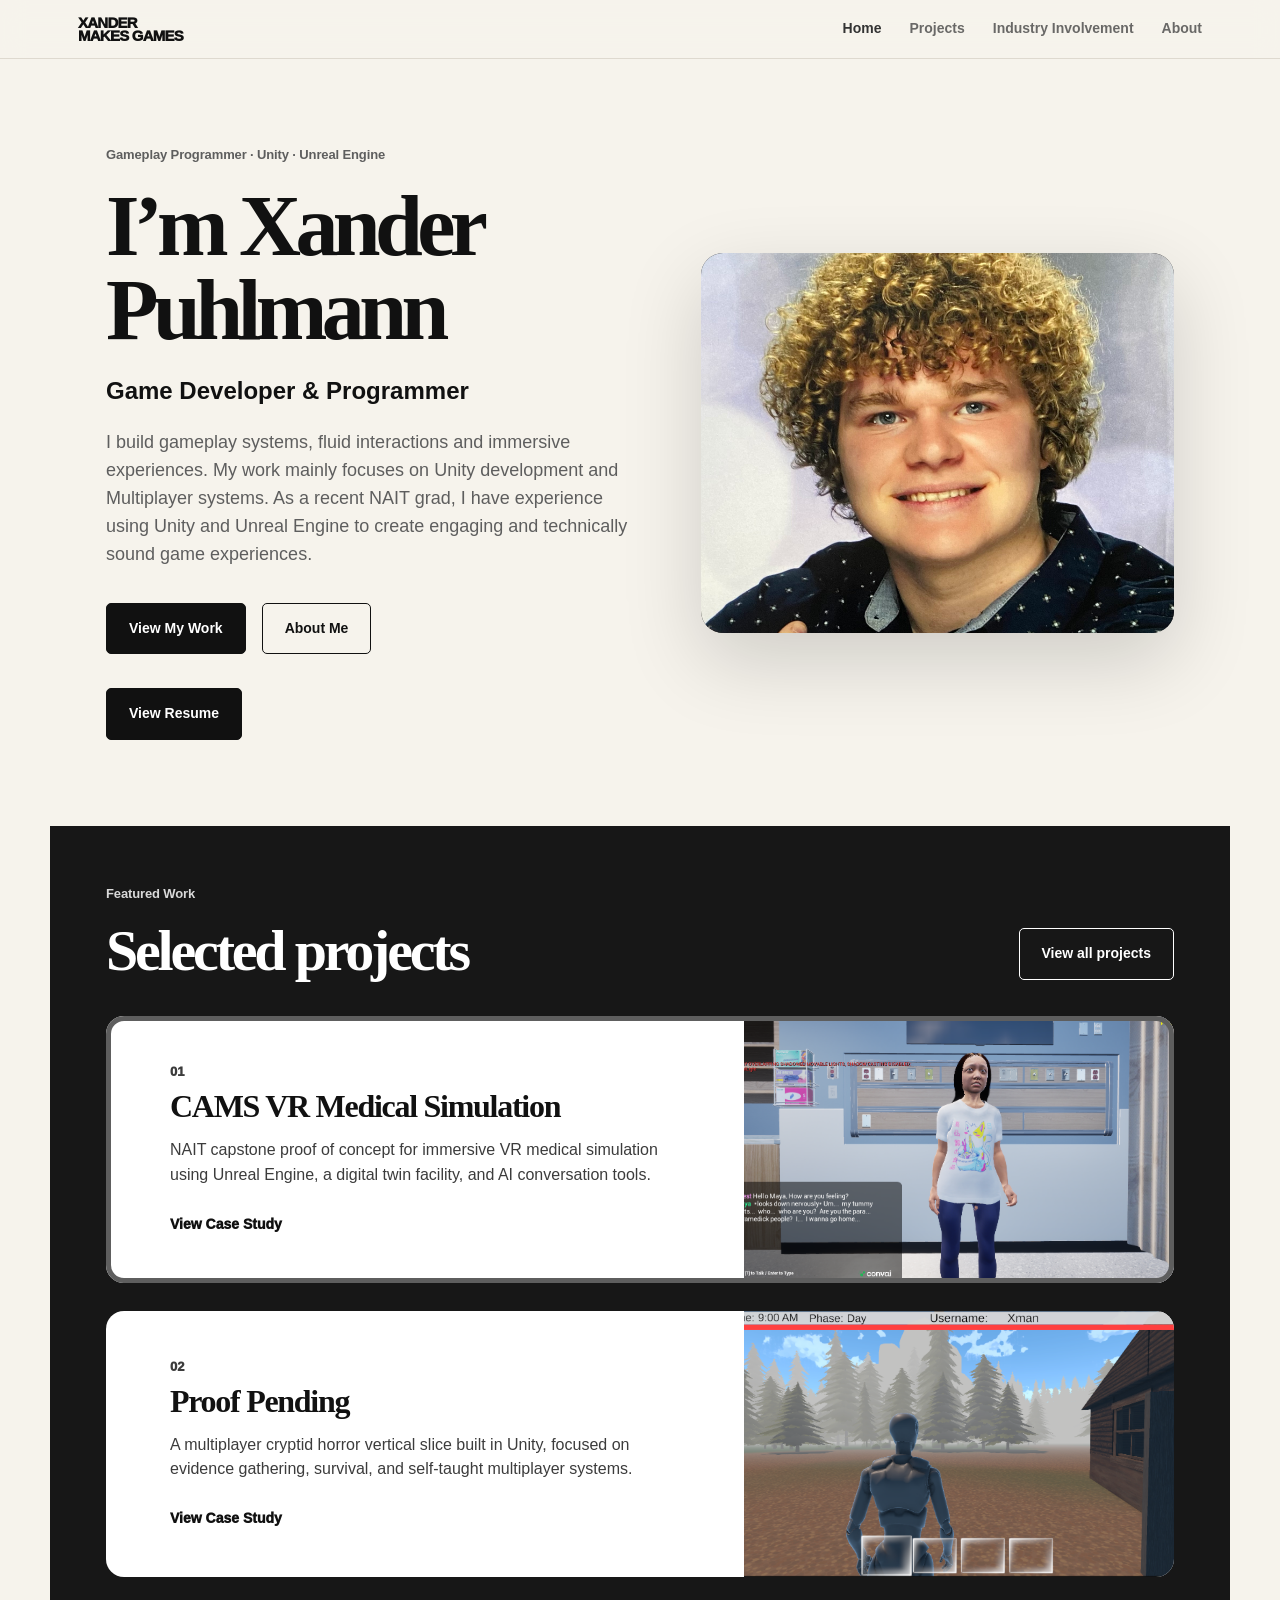
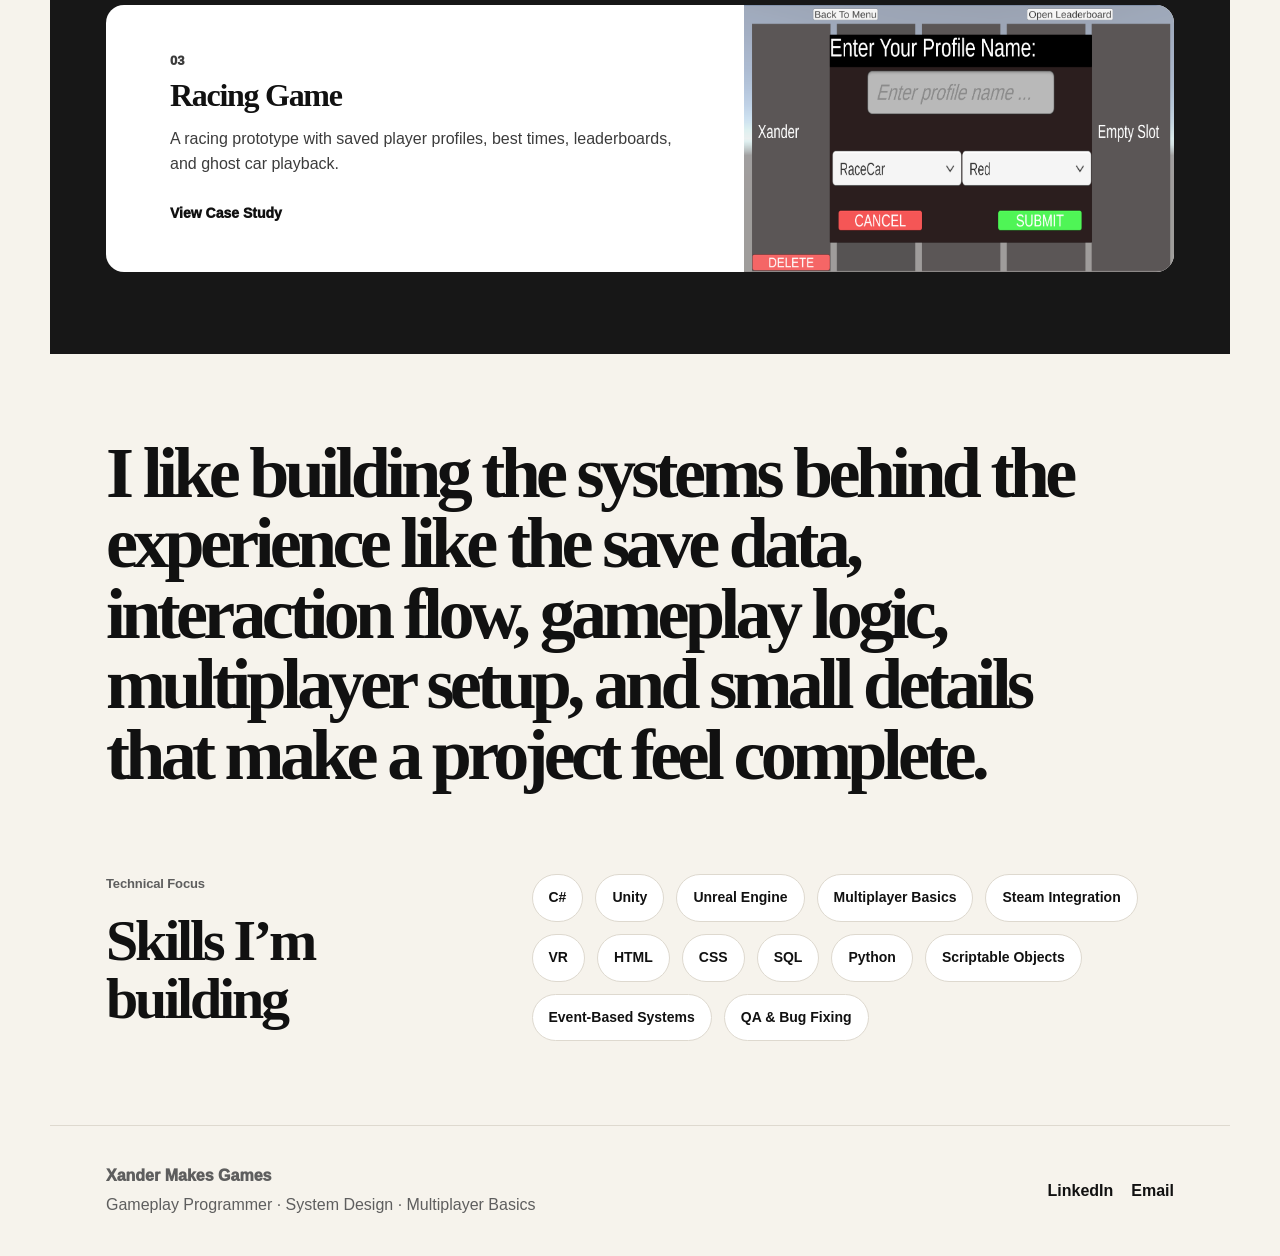
<file: index.html>
<!DOCTYPE html><html lang="en"><head><meta charset="UTF-8"/><meta name="viewport" content="width=device-width, initial-scale=1.0"/><title>Xander Puhlmann | Game Developer Portfolio</title><meta name="description" content="Professional game programming portfolio for Xander Puhlmann."/><link rel="icon" href="images/favicon.svg" type="image/svg+xml"/><link rel="stylesheet" href="styles.css"/></head><body><header class="site-header"><nav class="nav"><a class="brand" href="index.html" class="active"><span>XANDER</span><span>MAKES GAMES</span></a><button class="nav-toggle" aria-label="Toggle navigation">☰</button><div class="nav-links"><a href="index.html" class="active">Home</a><a href="projects.html">Projects</a><a href="industry-involvement.html">Industry Involvement</a><a href="about.html">About</a></div></nav></header><main>
<section class="hero">
  <div class="hero-copy">
    <p class="eyebrow">Gameplay Programmer · Unity · Unreal Engine</p>
    <h1>I’m Xander Puhlmann</h1>
    <h2>Game Developer & Programmer</h2>
    <p>I build gameplay systems, fluid interactions and immersive experiences. My work mainly focuses on Unity development and Multiplayer systems. As a recent NAIT grad, I have experience using Unity and Unreal Engine to create engaging and technically sound game experiences.</p>
    <div class="button-row"><a class="button primary" href="projects.html">View My Work</a><a class="button secondary" href="about.html">About Me</a></div>

<div class="button-row">
    <a href="Xander_Puhlmann_Game_Programming_Resume_2026.pdf"
       class="button primary"
       target="_blank"
       rel="noopener noreferrer">
       View Resume
    </a>
</div>


  </div>
  <div class="hero-image"><img src="images/XanderProfilePicture.jpg" alt="Portrait placeholder" width="293" height="365"/></div>
</section>

<section class="feature-section dark-section">
  <div class="section-heading"><div><p class="eyebrow light">Featured Work</p><h2>Selected projects</h2></div><a class="button light-outline" href="projects.html">View all projects</a></div>
  <div class="featured-list">
    <article class="featured-card featured-border"><div class="featured-copy"><p class="project-index">01</p><h3>CAMS VR Medical Simulation</h3><p>NAIT capstone proof of concept for immersive VR medical simulation using Unreal Engine, a digital twin facility, and AI conversation tools.</p><a href="projects/cams-vr.html">View Case Study</a></div><img src="images/portfolio-image-1.png" alt="CAMS preview"/></article>
    <article class="featured-card"><div class="featured-copy"><p class="project-index">02</p><h3>Proof Pending</h3><p>A multiplayer cryptid horror vertical slice built in Unity, focused on evidence gathering, survival, and self-taught multiplayer systems.</p><a href="projects/proof-pending.html">View Case Study</a></div><img src="images/portfolio-image-3.png" alt="Proof Pending preview"/></article>
    <article class="featured-card"><div class="featured-copy"><p class="project-index">03</p><h3>Racing Game</h3><p>A racing prototype with saved player profiles, best times, leaderboards, and ghost car playback.</p><a href="projects/racing-game.html">View Case Study</a></div><img src="images/portfolio-image-6.png" alt="Racing preview"/></article>
  </div>
</section>

<section class="statement-section"><p>I like building the systems behind the experience like the save data, interaction flow, gameplay logic, multiplayer setup, and small details that make a project feel complete.</p></section>

<section class="skills-preview"><div><p class="eyebrow">Technical Focus</p><h2>Skills I’m building</h2></div><div class="skill-pills"><span>C#</span><span>Unity</span><span>Unreal Engine</span><span>Multiplayer Basics</span><span>Steam Integration</span><span>VR</span><span>HTML</span><span>CSS</span><span>SQL</span><span>Python</span><span>Scriptable Objects</span><span>Event-Based Systems</span><span>QA & Bug Fixing</span></div></section>

</main><footer class="site-footer"><div><p class="footer-title">Xander Makes Games</p><p>Gameplay Programmer · System Design · Multiplayer Basics</p></div><div class="footer-links">
<a href="https://www.linkedin.com/in/xander-puhlmann-b79342382/" target="_blank" rel="noopener noreferrer">LinkedIn</a>
<a href="mailto:xpuhl24@gmail.com">Email</a></div></footer><script src="script.js"></script></body></html>
</file>
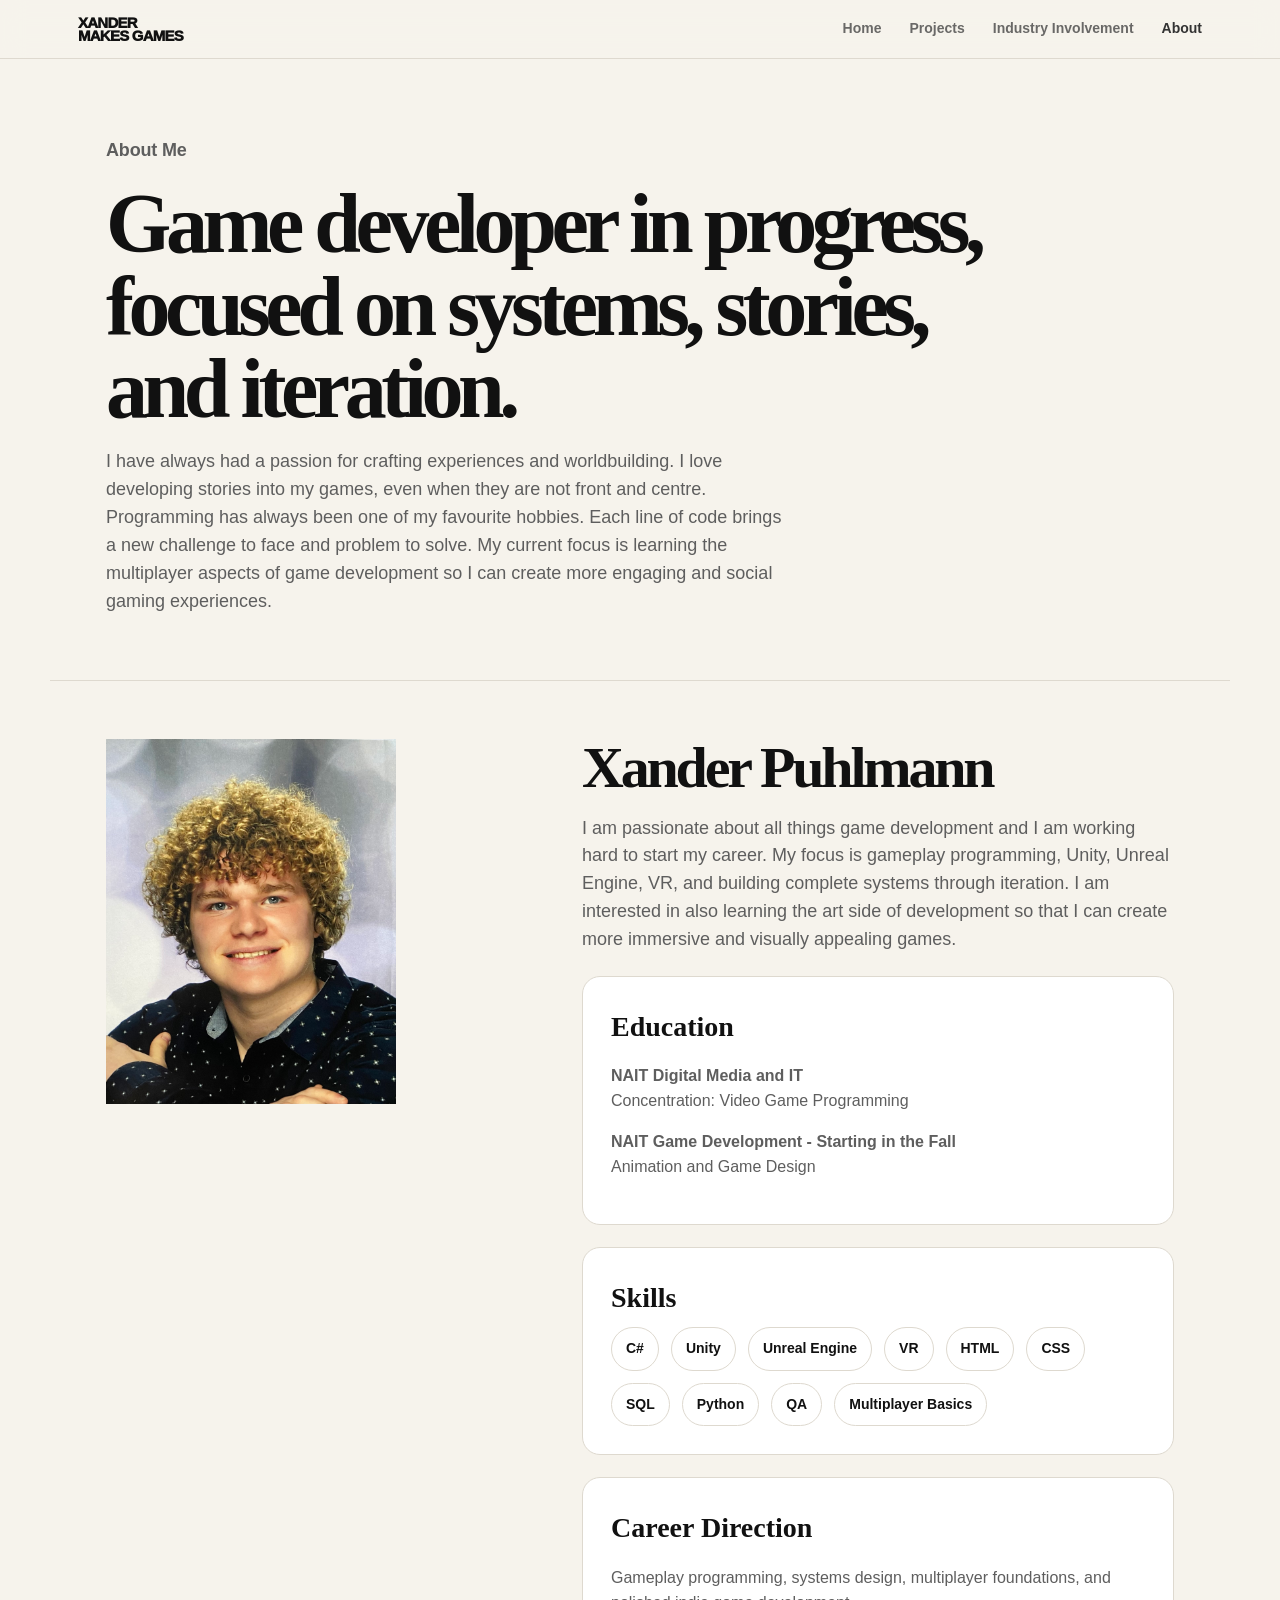
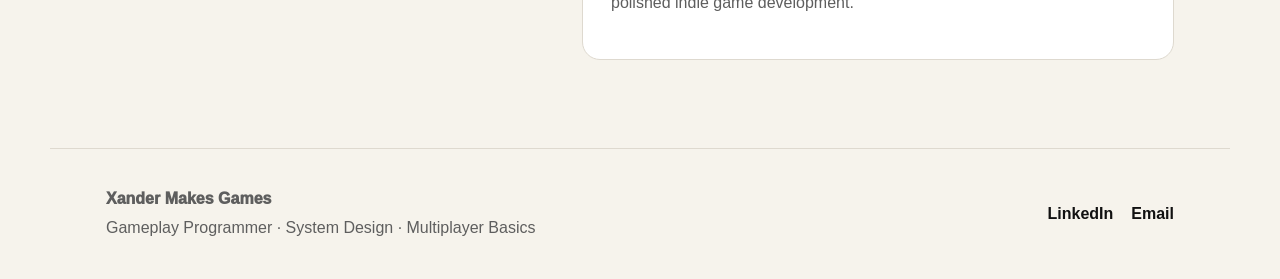
<file: about.html>
<!DOCTYPE html><html lang="en"><head><meta charset="UTF-8"/><meta name="viewport" content="width=device-width, initial-scale=1.0"/><title>About | Xander Puhlmann</title><meta name="description" content="About Xander Puhlmann, game developer and programmer."/><link rel="icon" href="images/favicon.svg" type="image/svg+xml"/><link rel="stylesheet" href="styles.css"/></head><body><header class="site-header"><nav class="nav"><a class="brand" href="index.html"><span>XANDER</span><span>MAKES GAMES</span></a><button class="nav-toggle" aria-label="Toggle navigation">☰</button><div class="nav-links">
      <a href="index.html">Home</a>
      <a href="projects.html" >Projects</a>
      <a href="industry-involvement.html">Industry Involvement</a>
      <a href="about.html" class="active">About</a>
    </div></nav></header><main>
<section class="page-hero"><p class="eyebrow">About Me</p><h1>Game developer in progress, focused on systems, stories, and iteration.</h1><p>I have always had a passion for crafting experiences and worldbuilding. I love developing stories into my games, even when they are not front and centre. Programming has always been one of my favourite hobbies. Each line of code brings a new challenge to face and problem to solve. My current focus is learning the multiplayer aspects of game development so I can create more engaging and social gaming experiences.</p></section>
<section class="about-layout">
  <div ><img src="images/XanderProfilePicture.jpg" alt="Portrait placeholder" width="290" height="365"/></div>
  <div class="about-content">
    <h2>Xander Puhlmann</h2><p>I am passionate about all things game development and I am working hard to start my career. My focus is gameplay programming, Unity, Unreal Engine, VR, and building complete systems through iteration. I am interested in also learning the art side of development so that I can create more immersive and visually appealing games.</p>
    <div class="info-card"><h3>Education</h3><p><strong>NAIT Digital Media and IT</strong><br>Concentration: Video Game Programming</p>
    <p><strong>NAIT Game Development - Starting in the Fall</strong><br>Animation and Game Design</p>
  </div>
    <div class="info-card"><h3>Skills</h3><div class="skill-pills compact"><span>C#</span><span>Unity</span><span>Unreal Engine</span><span>VR</span><span>HTML</span><span>CSS</span><span>SQL</span><span>Python</span><span>QA</span><span>Multiplayer Basics</span></div></div>
    <div class="info-card"><h3>Career Direction</h3><p>Gameplay programming, systems design, multiplayer foundations, and polished indie game development.</p></div>
  </div>
</section>
</main><footer class="site-footer"><div><p class="footer-title">Xander Makes Games</p><p>Gameplay Programmer · System Design · Multiplayer Basics</p></div><div class="footer-links">
<a href="https://www.linkedin.com/in/xander-puhlmann-b79342382/" target="_blank" rel="noopener noreferrer">LinkedIn</a>
<a href="mailto:xpuhl24@gmail.com">Email</a></div></footer><script src="script.js"></script></body></html>
</file>
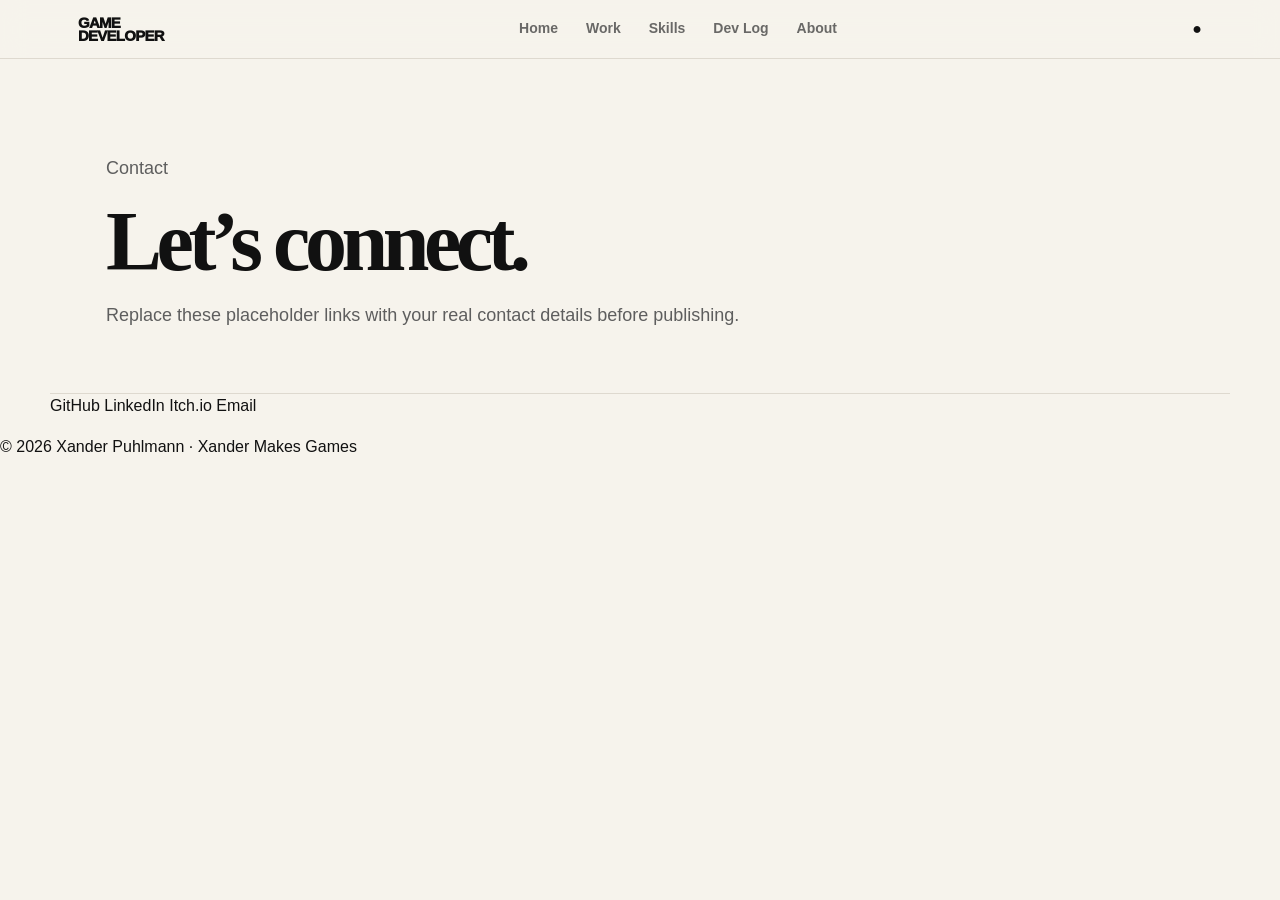
<file: contact.html>
<!DOCTYPE html>
<html lang="en">
<head>
  <meta charset="UTF-8" />
  <meta name="viewport" content="width=device-width, initial-scale=1.0" />
  <title>Contact | Xander Puhlmann</title>
  <meta name="description" content="Contact Xander Puhlmann." />
  <link rel="icon" href="images/favicon.svg" type="image/svg+xml" />
  <link rel="stylesheet" href="styles.css" />
</head>
<body>
<header class="site-header">
  <nav class="nav">
    <a class="brand" href="index.html">
      <span>GAME</span>
      <span>DEVELOPER</span>
    </a>
    <button class="nav-toggle" aria-label="Toggle navigation">☰</button>
    <div class="nav-links">
      <a href="index.html">Home</a>
      <a href="projects.html">Work</a>
      <a href="skills.html">Skills</a>
      <a href="devlog.html">Dev Log</a>
      <a href="about.html">About</a>
    </div>
    <a class="nav-icon" href="contact.html" class="active" aria-label="Contact">●</a>
  </nav>
</header>
<main>

<section class="page-hero">
  <p class="kicker">Contact</p>
  <h1>Let’s connect.</h1>
  <p>Replace these placeholder links with your real contact details before publishing.</p>
</section>

<section class="contact-panel">
  <a href="#">GitHub</a>
  <a href="#">LinkedIn</a>
  <a href="#">Itch.io</a>
  <a href="mailto:your-email@example.com">Email</a>
</section>

</main>
<footer class="footer">
  <p>© <span id="year"></span> Xander Puhlmann · Xander Makes Games</p>
</footer>
<script src="script.js"></script>
</body>
</html>
</file>
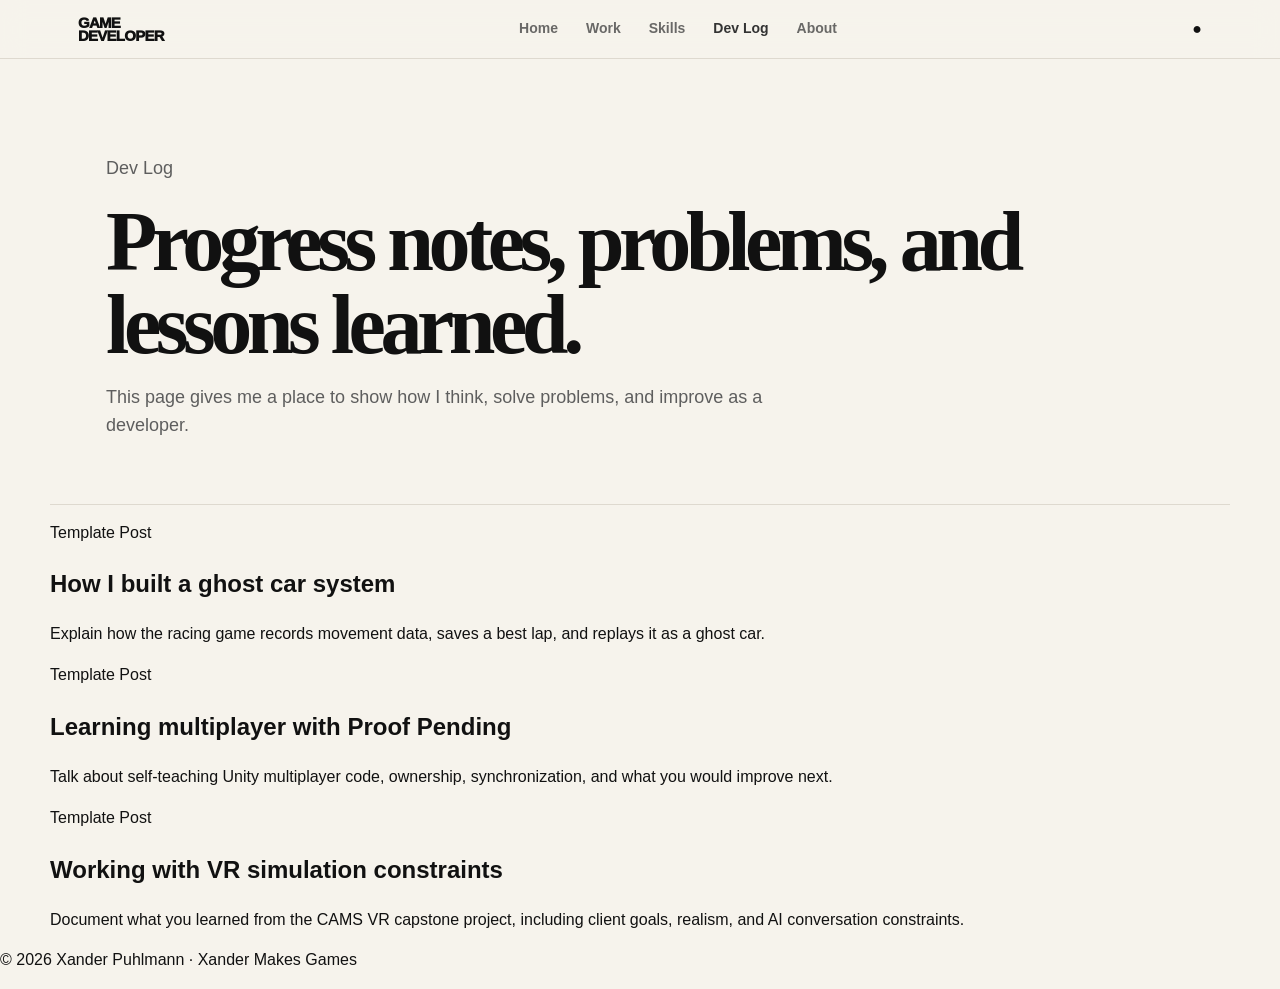
<file: devlog.html>
<!DOCTYPE html>
<html lang="en">
<head>
  <meta charset="UTF-8" />
  <meta name="viewport" content="width=device-width, initial-scale=1.0" />
  <title>Dev Log | Xander Puhlmann</title>
  <meta name="description" content="Development log by Xander Puhlmann." />
  <link rel="icon" href="images/favicon.svg" type="image/svg+xml" />
  <link rel="stylesheet" href="styles.css" />
</head>
<body>
<header class="site-header">
  <nav class="nav">
    <a class="brand" href="index.html">
      <span>GAME</span>
      <span>DEVELOPER</span>
    </a>
    <button class="nav-toggle" aria-label="Toggle navigation">☰</button>
    <div class="nav-links">
      <a href="index.html">Home</a>
      <a href="projects.html">Work</a>
      <a href="skills.html">Skills</a>
      <a href="devlog.html" class="active">Dev Log</a>
      <a href="about.html">About</a>
    </div>
    <a class="nav-icon" href="contact.html" aria-label="Contact">●</a>
  </nav>
</header>
<main>

<section class="page-hero">
  <p class="kicker">Dev Log</p>
  <h1>Progress notes, problems, and lessons learned.</h1>
  <p>This page gives me a place to show how I think, solve problems, and improve as a developer.</p>
</section>

<section class="devlog-list">
  <article>
    <p class="date">Template Post</p>
    <h2>How I built a ghost car system</h2>
    <p>Explain how the racing game records movement data, saves a best lap, and replays it as a ghost car.</p>
  </article>

  <article>
    <p class="date">Template Post</p>
    <h2>Learning multiplayer with Proof Pending</h2>
    <p>Talk about self-teaching Unity multiplayer code, ownership, synchronization, and what you would improve next.</p>
  </article>

  <article>
    <p class="date">Template Post</p>
    <h2>Working with VR simulation constraints</h2>
    <p>Document what you learned from the CAMS VR capstone project, including client goals, realism, and AI conversation constraints.</p>
  </article>
</section>

</main>
<footer class="footer">
  <p>© <span id="year"></span> Xander Puhlmann · Xander Makes Games</p>
</footer>
<script src="script.js"></script>
</body>
</html>
</file>
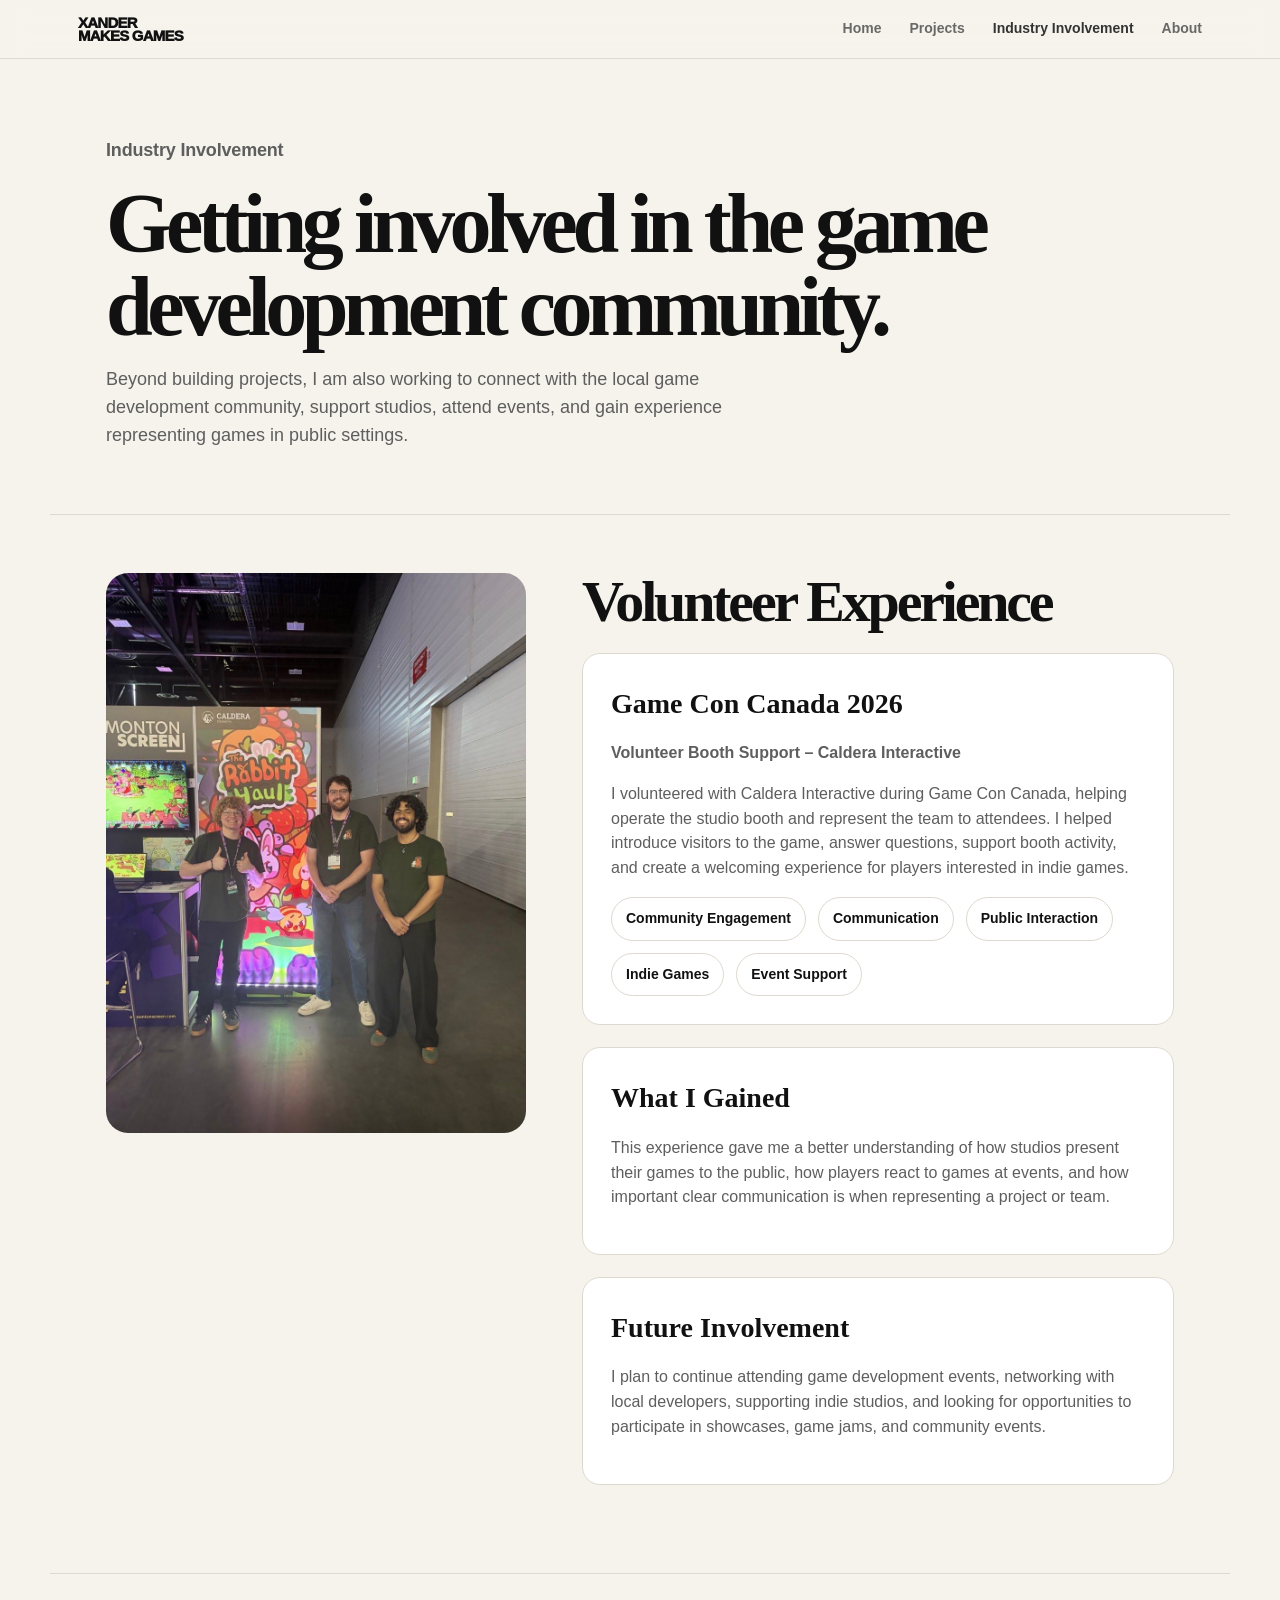
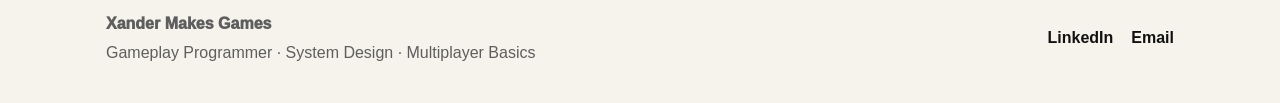
<file: industry-involvement.html>
<!DOCTYPE html>
<html lang="en">
<head>
  <meta charset="UTF-8" />
  <meta name="viewport" content="width=device-width, initial-scale=1.0" />
  <title>Industry Involvement | Xander Puhlmann</title>
  <meta name="description" content="Industry involvement, volunteer experience, and game development community experience for Xander Puhlmann." />
  <link rel="icon" href="images/favicon.svg" type="image/svg+xml" />
  <link rel="stylesheet" href="styles.css" />
</head>
<body>

<header class="site-header">
  <nav class="nav">
    <a class="brand" href="index.html">
      <span>XANDER</span>
      <span>MAKES GAMES</span>
    </a>

    <button class="nav-toggle" aria-label="Toggle navigation">☰</button>

    <div class="nav-links">
      <a href="index.html">Home</a>
      <a href="projects.html">Projects</a>
      <a href="industry-involvement.html" class="active">Industry Involvement</a>
      <a href="about.html">About</a>
    </div>
  </nav>
</header>

<main>

  <section class="page-hero">
    <p class="eyebrow">Industry Involvement</p>
    <h1>Getting involved in the game development community.</h1>
    <p>
      Beyond building projects, I am also working to connect with the local game development community,
      support studios, attend events, and gain experience representing games in public settings.
    </p>
  </section>

  <section class="about-layout">
    <div class="about-image">
      <img src="images/game-con-picture.jpg" alt="Game development event " />
    </div>

    <div class="about-content">
      <h2>Volunteer Experience</h2>

      <div class="info-card">
        <h3>Game Con Canada 2026</h3>
        <p><strong>Volunteer Booth Support – Caldera Interactive</strong></p>
        <p>
          I volunteered with Caldera Interactive during Game Con Canada, helping operate the studio booth
          and represent the team to attendees. I helped introduce visitors to the game, answer questions,
          support booth activity, and create a welcoming experience for players interested in indie games.
        </p>

        <div class="skill-pills compact">
          <span>Community Engagement</span>
          <span>Communication</span>
          <span>Public Interaction</span>
          <span>Indie Games</span>
          <span>Event Support</span>
        </div>
      </div>

      <div class="info-card">
        <h3>What I Gained</h3>
        <p>
          This experience gave me a better understanding of how studios present their games to the public,
          how players react to games at events, and how important clear communication is when representing
          a project or team.
        </p>
      </div>

      <div class="info-card">
        <h3>Future Involvement</h3>
        <p>
          I plan to continue attending game development events, networking with local developers, supporting
          indie studios, and looking for opportunities to participate in showcases, game jams, and community events.
        </p>
      </div>
    </div>
  </section>

</main>

<footer class="site-footer">
  <div>
    <p class="footer-title">Xander Makes Games</p>
    <p>Gameplay Programmer · System Design · Multiplayer Basics</p>
  </div>

  <div class="footer-links">
    <a href="https://www.linkedin.com/in/xander-puhlmann-b79342382/" target="_blank" rel="noopener noreferrer">LinkedIn</a>
    <a href="mailto:xpuhl24@gmail.com">Email</a>
  </div>
</footer>

<script src="script.js"></script>
</body>
</html>
</file>
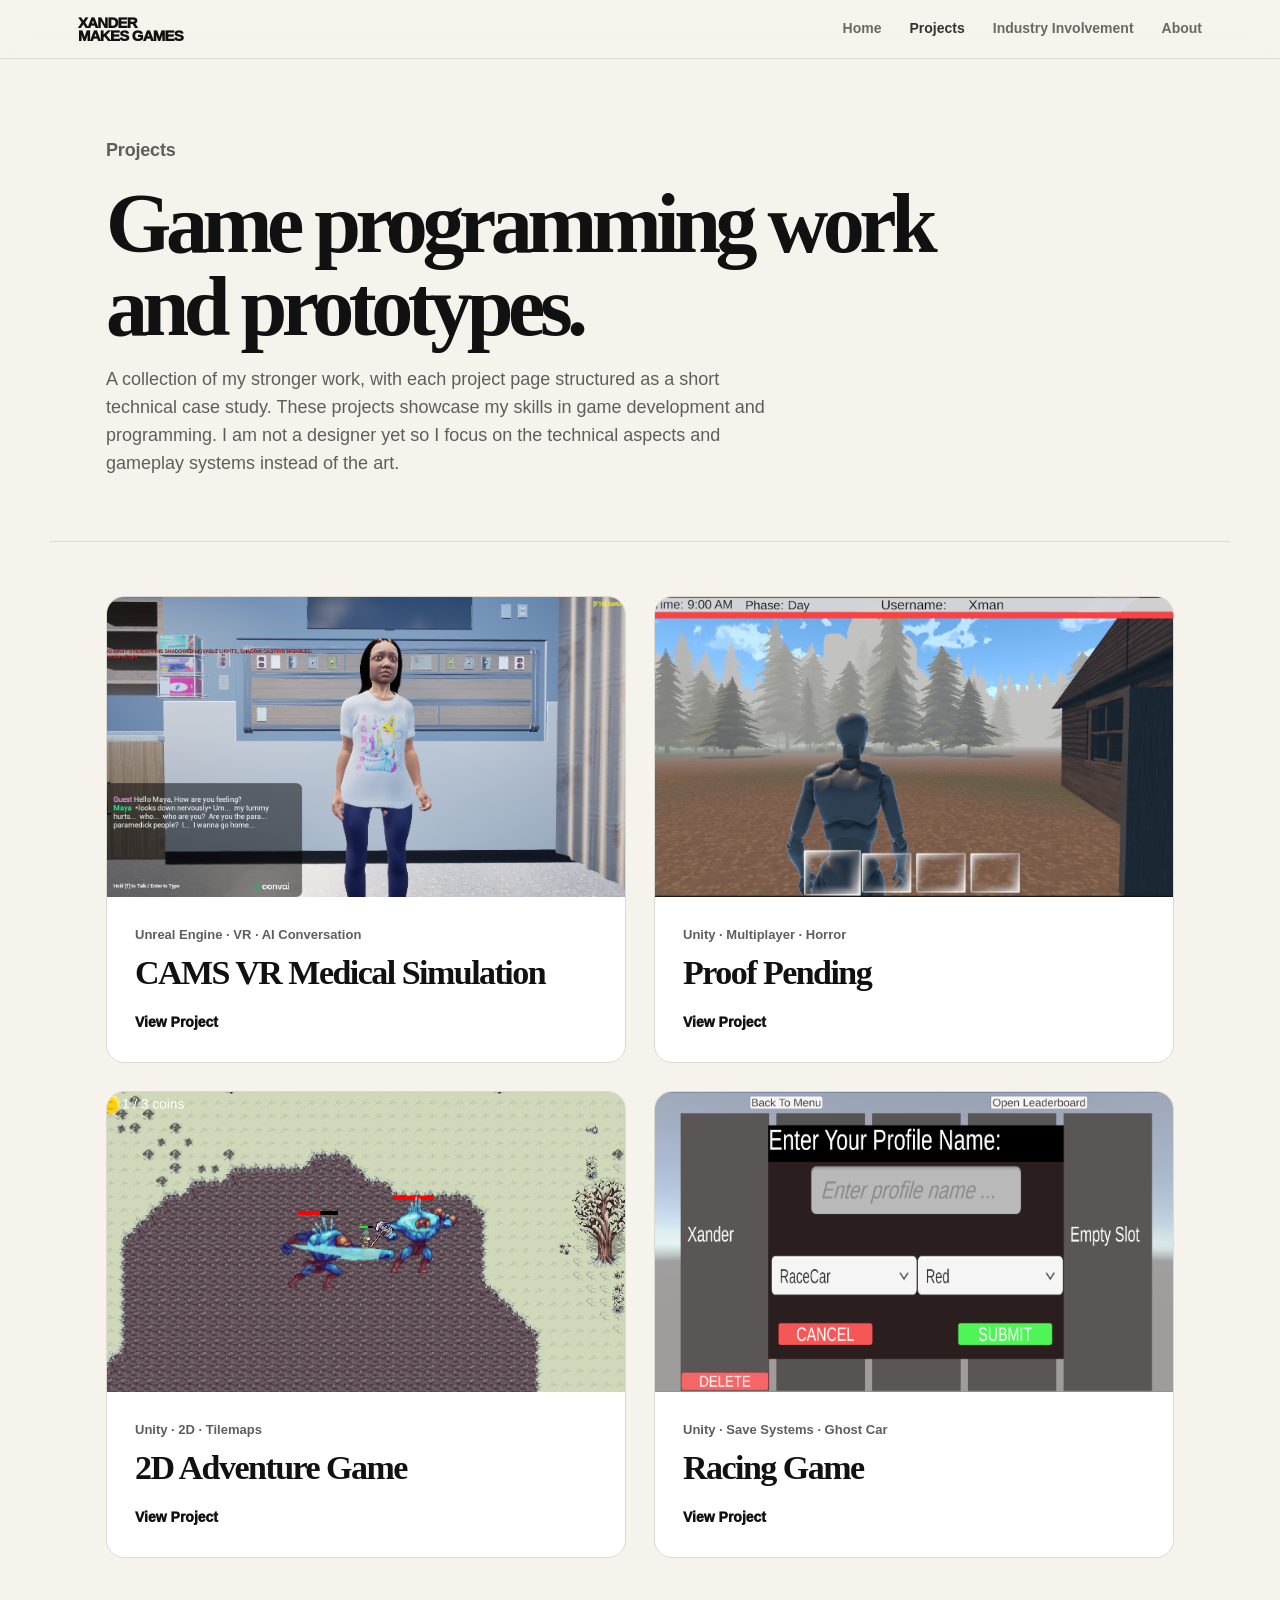
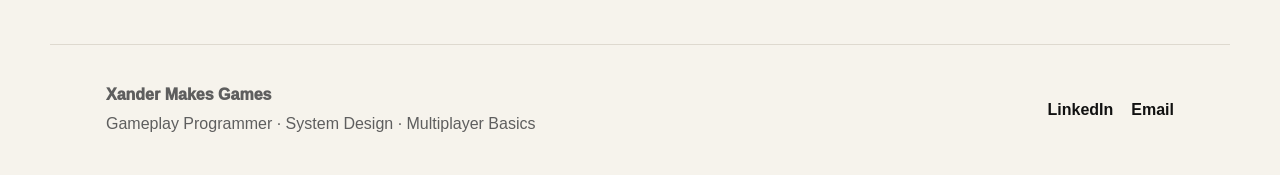
<file: projects.html>
<!DOCTYPE html><html lang="en"><head><meta charset="UTF-8"/><meta name="viewport" content="width=device-width, initial-scale=1.0"/><title>Projects | Xander Puhlmann</title><meta name="description" content="Game programming projects by Xander Puhlmann."/><link rel="icon" href="images/favicon.svg" type="image/svg+xml"/><link rel="stylesheet" href="styles.css"/></head><body><header class="site-header"><nav class="nav"><a class="brand" href="index.html"><span>XANDER</span><span>MAKES GAMES</span></a><button class="nav-toggle" aria-label="Toggle navigation">☰</button><div class="nav-links">
      <a href="index.html">Home</a>
      <a href="projects.html" class="active">Projects</a>
      <a href="industry-involvement.html">Industry Involvement</a>
      <a href="about.html">About</a>
    </div></nav></header><main>
<section class="page-hero"><p class="eyebrow">Projects</p><h1>Game programming work and prototypes.</h1><p>A collection of my stronger work, with each project page structured as a short technical case study. These projects showcase my skills in game development and programming. I am not a designer yet so I focus on the technical aspects and gameplay systems instead of the art.</p></section>
<section class="project-grid">
<a class="project-card" href="projects/cams-vr.html"><img src="images/portfolio-image-1.png" alt="CAMS"/><div><p>Unreal Engine · VR · AI Conversation</p><h2>CAMS VR Medical Simulation</h2><span>View Project</span></div></a>
<a class="project-card" href="projects/proof-pending.html"><img src="images/portfolio-image-3.png" alt="Proof Pending"/><div><p>Unity · Multiplayer · Horror</p><h2>Proof Pending</h2><span>View Project</span></div></a>
<a class="project-card" href="projects/adventure-game.html"><img src="images/portfolio-image-5.png" alt="2D Adventure"/><div><p>Unity · 2D · Tilemaps</p><h2>2D Adventure Game</h2><span>View Project</span></div></a>
<a class="project-card" href="projects/racing-game.html"><img src="images/portfolio-image-6.png" alt="Racing"/><div><p>Unity · Save Systems · Ghost Car</p><h2>Racing Game</h2><span>View Project</span></div></a>


<!-- <a class="project-card" href="projects/rat-heist.html"><img src="images/project-placeholder.svg" alt="Rat Heist"/><div><p>Unity · Co-op · In Development</p><h2>Rat Heist / Rat Survival Concept</h2><span>View Project</span></div></a>
</section> -->

</main><footer class="site-footer"><div><p class="footer-title">Xander Makes Games</p><p>Gameplay Programmer · System Design · Multiplayer Basics</p></div><div class="footer-links">
<a href="https://www.linkedin.com/in/xander-puhlmann-b79342382/" target="_blank" rel="noopener noreferrer">LinkedIn</a>
<a href="mailto:xpuhl24@gmail.com">Email</a></div></footer><script src="script.js"></script></body></html>
</file>
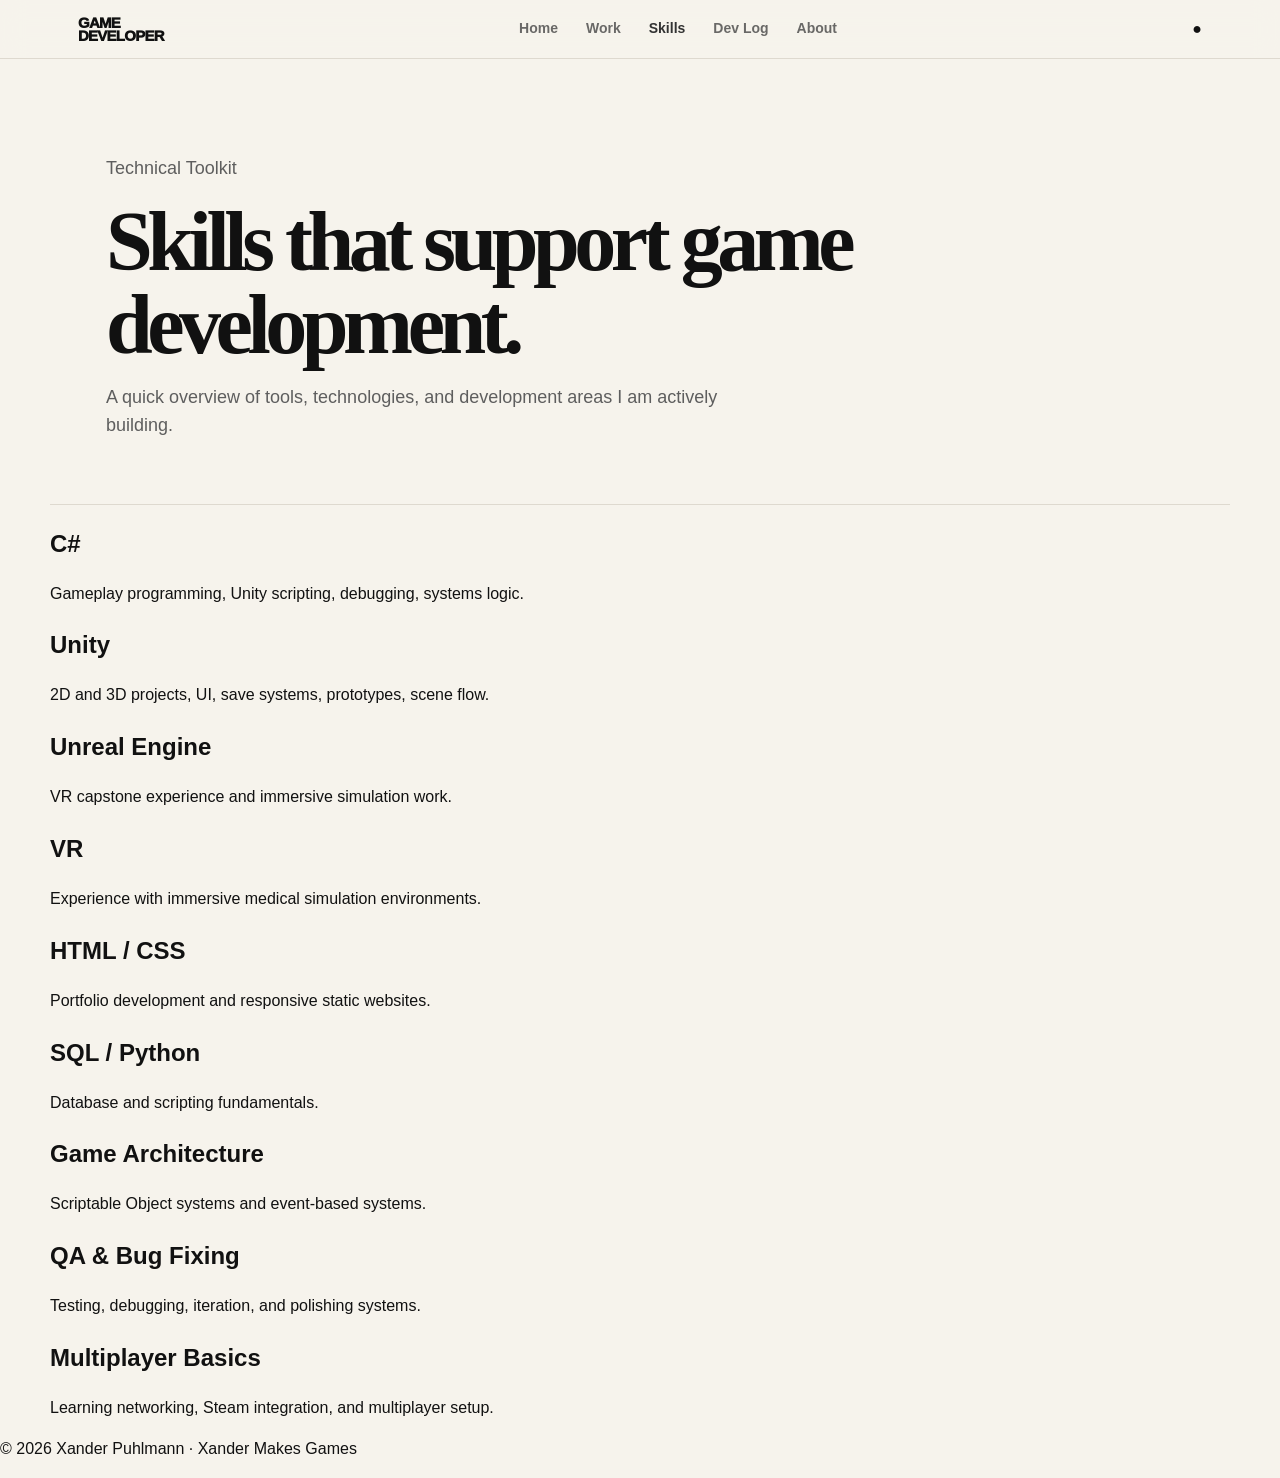
<file: skills.html>
<!DOCTYPE html>
<html lang="en">
<head>
  <meta charset="UTF-8" />
  <meta name="viewport" content="width=device-width, initial-scale=1.0" />
  <title>Skills | Xander Puhlmann</title>
  <meta name="description" content="Game development skills by Xander Puhlmann." />
  <link rel="icon" href="images/favicon.svg" type="image/svg+xml" />
  <link rel="stylesheet" href="styles.css" />
</head>
<body>
<header class="site-header">
  <nav class="nav">
    <a class="brand" href="index.html">
      <span>GAME</span>
      <span>DEVELOPER</span>
    </a>
    <button class="nav-toggle" aria-label="Toggle navigation">☰</button>
    <div class="nav-links">
      <a href="index.html">Home</a>
      <a href="projects.html">Work</a>
      <a href="skills.html" class="active">Skills</a>
      <a href="devlog.html">Dev Log</a>
      <a href="about.html">About</a>
    </div>
    <a class="nav-icon" href="contact.html" aria-label="Contact">●</a>
  </nav>
</header>
<main>

<section class="page-hero">
  <p class="kicker">Technical Toolkit</p>
  <h1>Skills that support game development.</h1>
  <p>A quick overview of tools, technologies, and development areas I am actively building.</p>
</section>

<section class="skills-grid">
  <article><h2>C#</h2><p>Gameplay programming, Unity scripting, debugging, systems logic.</p></article>
  <article><h2>Unity</h2><p>2D and 3D projects, UI, save systems, prototypes, scene flow.</p></article>
  <article><h2>Unreal Engine</h2><p>VR capstone experience and immersive simulation work.</p></article>
  <article><h2>VR</h2><p>Experience with immersive medical simulation environments.</p></article>
  <article><h2>HTML / CSS</h2><p>Portfolio development and responsive static websites.</p></article>
  <article><h2>SQL / Python</h2><p>Database and scripting fundamentals.</p></article>
  <article><h2>Game Architecture</h2><p>Scriptable Object systems and event-based systems.</p></article>
  <article><h2>QA & Bug Fixing</h2><p>Testing, debugging, iteration, and polishing systems.</p></article>
  <article><h2>Multiplayer Basics</h2><p>Learning networking, Steam integration, and multiplayer setup.</p></article>
</section>

</main>
<footer class="footer">
  <p>© <span id="year"></span> Xander Puhlmann · Xander Makes Games</p>
</footer>
<script src="script.js"></script>
</body>
</html>
</file>
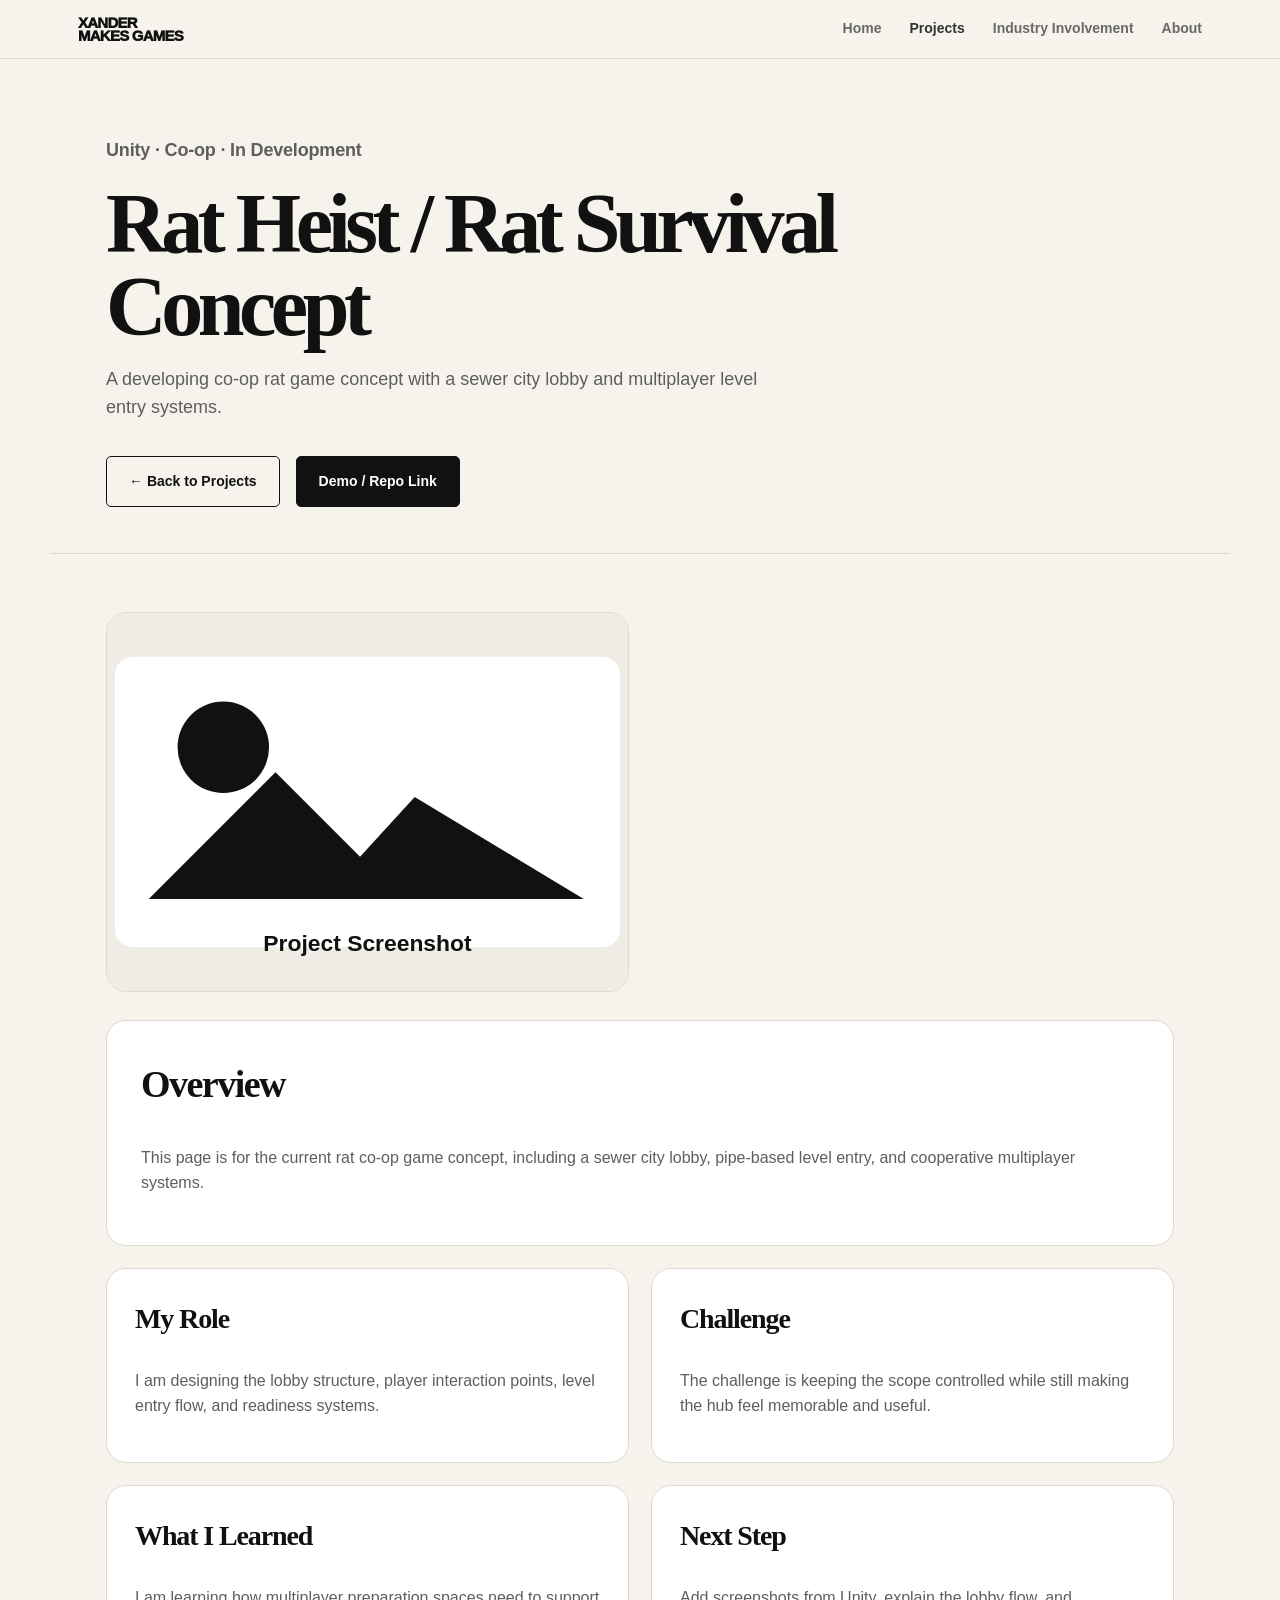
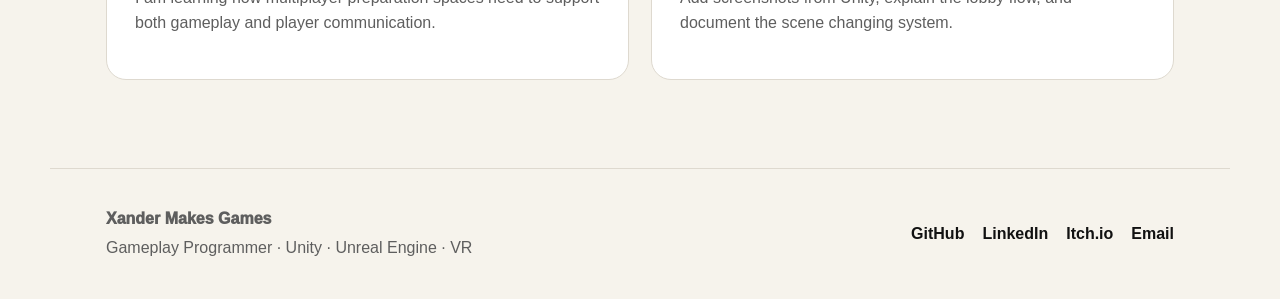
<file: projects/rat-heist.html>
<!DOCTYPE html><html lang="en"><head><meta charset="UTF-8"/><meta name="viewport" content="width=device-width, initial-scale=1.0"/><title>Rat Heist / Rat Survival Concept | Xander Puhlmann</title><meta name="description" content="A developing co-op rat game concept with a sewer city lobby and multiplayer level entry systems."/><link rel="icon" href="../images/favicon.svg" type="image/svg+xml"/><link rel="stylesheet" href="../styles.css"/></head><body>
<header class="site-header"><nav class="nav"><a class="brand" href="../index.html"><span>XANDER</span><span>MAKES GAMES</span></a><button class="nav-toggle" aria-label="Toggle navigation">☰</button><div class="nav-links">
      <a href="index.html">Home</a>
      <a href="projects.html" class="active">Projects</a>
      <a href="industry-involvement.html">Industry Involvement</a>
      <a href="about.html">About</a>
    </div></nav></header>
<main><section class="project-hero"><p class="eyebrow">Unity · Co-op · In Development</p><h1>Rat Heist / Rat Survival Concept</h1><p>A developing co-op rat game concept with a sewer city lobby and multiplayer level entry systems.</p><div class="button-row"><a class="button secondary" href="../projects.html">← Back to Projects</a><a class="button primary" href="#">Demo / Repo Link</a></div></section>
<section class="case-study"><div class="case-gallery"><img src="../images/project-placeholder.svg" alt="Project placeholder"/></div><div class="case-content"><article class="case-intro"><h2>Overview</h2><p>This page is for the current rat co-op game concept, including a sewer city lobby, pipe-based level entry, and cooperative multiplayer systems.</p></article><div class="case-grid"><article><h3>My Role</h3><p>I am designing the lobby structure, player interaction points, level entry flow, and readiness systems.</p></article><article><h3>Challenge</h3><p>The challenge is keeping the scope controlled while still making the hub feel memorable and useful.</p></article><article><h3>What I Learned</h3><p>I am learning how multiplayer preparation spaces need to support both gameplay and player communication.</p></article><article><h3>Next Step</h3><p>Add screenshots from Unity, explain the lobby flow, and document the scene changing system.</p></article></div></div></section></main><footer class="site-footer"><div><p class="footer-title">Xander Makes Games</p><p>Gameplay Programmer · Unity · Unreal Engine · VR</p></div><div class="footer-links"><a href="#">GitHub</a><a href="#">LinkedIn</a><a href="#">Itch.io</a><a href="mailto:your-email@example.com">Email</a></div></footer><script src="../script.js"></script></body></html>
</file>
<file: styles.css>
*{box-sizing:border-box}:root{--cream:#f6f3ec;--paper:#fff;--ink:#111;--charcoal:#171717;--muted:#5e5e5e;--border:#ded9cf;--blue:#176dff;--radius:18px;--max:1180px}html{scroll-behavior:smooth}body{margin:0;background:var(--cream);color:var(--ink);font-family:Inter,Arial,Helvetica,sans-serif;line-height:1.55}a{color:inherit;text-decoration:none}img{max-width:100%}.site-header{background:rgba(246,243,236,.92);border-bottom:1px solid var(--border);position:sticky;top:0;z-index:20;backdrop-filter:blur(12px)}.nav{max-width:var(--max);margin:0 auto;padding:16px 28px;display:flex;align-items:center;justify-content:space-between}.brand{display:inline-flex;flex-direction:column;font-weight:950;line-height:.88;letter-spacing:-.05em;font-size:15px}.nav-links{display:flex;align-items:center;gap:28px;font-size:14px;font-weight:800}.nav-links a{color:#333;opacity:.72}.nav-links a:hover,.nav-links a.active{opacity:1}.nav-toggle{display:none;border:1px solid var(--border);background:var(--paper);border-radius:10px;padding:7px 10px}main{max-width:var(--max);margin:0 auto}.hero{min-height:620px;display:grid;grid-template-columns:1.05fr .95fr;gap:72px;align-items:center;padding:86px 56px}.eyebrow{font-size:13px;font-weight:900;color:var(--muted);margin:0 0 18px;letter-spacing:-.01em}.eyebrow.light{color:#d9d9d9}.hero h1,.page-hero h1,.project-hero h1,.statement-section p{font-family:Georgia,'Times New Roman',serif;font-weight:800;letter-spacing:-.065em;line-height:.98;margin:0}.hero h1{font-size:clamp(48px,7vw,86px);max-width:640px}.hero-copy p:not(.eyebrow),.page-hero p,.project-hero p{color:var(--muted);font-size:18px;max-width:680px}.hero-image{border-radius:22px;overflow:hidden;background:var(--charcoal);box-shadow:0 28px 80px rgba(0,0,0,.16)}.hero-image img{width:100%;min-height:380px;object-fit:cover;display:block}.button-row{display:flex;gap:16px;flex-wrap:wrap;margin-top:34px}.button{display:inline-flex;align-items:center;justify-content:center;border-radius:5px;padding:14px 22px;font-size:14px;font-weight:900;border:1px solid var(--ink);transition:transform .2s ease}.button:hover{transform:translateY(-2px)}.button.primary{background:var(--ink);color:var(--paper)}.button.secondary{background:transparent;color:var(--ink)}.button.light-outline{color:var(--paper);border-color:var(--paper)}.dark-section{background:var(--charcoal);color:var(--paper);padding:58px 56px 82px}.section-heading{display:flex;align-items:end;justify-content:space-between;gap:24px;margin-bottom:36px}.section-heading h2,.skills-preview h2,.about-content h2{font-family:Georgia,'Times New Roman',serif;font-size:clamp(34px,5vw,58px);line-height:1;letter-spacing:-.055em;margin:0}.featured-list{display:grid;gap:28px}.featured-card{display:grid;grid-template-columns:1fr 430px;background:var(--paper);color:var(--ink);border-radius:18px;overflow:hidden;min-height:260px}.featured-card.featured-border{outline:5px solid var(--muted);outline-offset:-5px}.featured-copy{padding:46px 64px}.project-index{color:var(--blue);font-weight:950;font-size:13px;margin:0 0 8px}.featured-copy h3{font-family:Georgia,'Times New Roman',serif;font-size:32px;line-height:1;letter-spacing:-.04em;margin:0 0 14px}.featured-copy p{color:#3c3c3c;max-width:540px}.featured-copy a{display:inline-block;margin-top:10px;font-weight:950;font-size:14px}.featured-card img{width:100%;height:100%;min-height:260px;object-fit:cover}.statement-section{padding:84px 56px}.statement-section p{font-size:clamp(34px,6vw,72px);max-width:1040px}.skills-preview{padding:0 56px 84px;display:grid;grid-template-columns:.75fr 1.25fr;gap:40px}.skill-pills{display:flex;flex-wrap:wrap;gap:12px}.skill-pills span{border:1px solid var(--border);background:var(--paper);padding:12px 16px;border-radius:999px;font-weight:850;font-size:14px}.skill-pills.compact span{padding:10px 14px}.page-hero,.project-hero{padding:78px 56px 46px;border-bottom:1px solid var(--border)}.page-hero h1,.project-hero h1{font-size:clamp(46px,7vw,84px);max-width:950px}.project-grid{padding:54px 56px 86px;display:grid;grid-template-columns:repeat(2,1fr);gap:28px}.project-card{background:var(--paper);border:1px solid var(--border);border-radius:18px;overflow:hidden;transition:transform .2s ease,box-shadow .2s ease}.project-card:hover{transform:translateY(-5px);box-shadow:0 24px 70px rgba(0,0,0,.1)}.project-card img{width:100%;height:300px;object-fit:cover;display:block}.project-card div{padding:28px}.project-card p{color:var(--muted);font-size:13px;font-weight:900;margin:0 0 10px}.project-card h2{font-family:Georgia,'Times New Roman',serif;font-size:34px;line-height:1;letter-spacing:-.045em;margin:0 0 20px}.project-card span{font-size:14px;font-weight:950}.about-layout{padding:58px 56px 88px;display:grid;grid-template-columns:420px 1fr;gap:56px}.about-image{border-radius:22px;overflow:hidden;background:var(--charcoal);align-self:start}.about-image img{width:100%;display:block}.about-content>p{color:var(--muted);font-size:18px}.info-card{background:var(--paper);border:1px solid var(--border);border-radius:18px;padding:28px;margin-top:22px}.info-card h3{font-family:Georgia,'Times New Roman',serif;font-size:28px;margin:0 0 8px}.info-card p{color:var(--muted)}.case-study{padding:58px 56px 88px}.case-gallery{display:grid;grid-template-columns:repeat(2,1fr);gap:22px;margin-bottom:28px}.case-gallery img{width:100%;height:380px;object-fit:cover;border-radius:20px;border:1px solid var(--border);background:var(--paper)}.case-intro{background:var(--paper);border:1px solid var(--border);border-radius:20px;padding:34px;margin-bottom:22px}.case-intro h2,.case-grid h3{font-family:Georgia,'Times New Roman',serif;letter-spacing:-.04em;margin-top:0}.case-intro h2{font-size:38px}.case-intro p,.case-grid p{color:var(--muted)}.case-grid{display:grid;grid-template-columns:repeat(2,1fr);gap:22px}.case-grid article{background:var(--paper);border:1px solid var(--border);border-radius:20px;padding:28px}.case-grid h3{font-size:28px}.site-footer{max-width:var(--max);margin:0 auto;padding:34px 56px;border-top:1px solid var(--border);display:flex;justify-content:space-between;gap:24px;align-items:center}.footer-title{font-weight:950;color:var(--ink);margin:0}.site-footer p{color:var(--muted);margin:4px 0}.footer-links{display:flex;gap:18px;flex-wrap:wrap;font-weight:850}@media (max-width:900px){.nav-toggle{display:block}.nav-links{display:none;position:absolute;right:24px;top:64px;width:190px;flex-direction:column;align-items:flex-start;background:var(--paper);border:1px solid var(--border);border-radius:14px;padding:16px;box-shadow:0 18px 60px rgba(0,0,0,.12)}.nav-links.open{display:flex}.hero,.featured-card,.skills-preview,.project-grid,.about-layout,.case-gallery,.case-grid{grid-template-columns:1fr}.hero,.dark-section,.statement-section,.skills-preview,.page-hero,.project-hero,.project-grid,.about-layout,.case-study,.site-footer{padding-left:24px;padding-right:24px}.hero{gap:34px;padding-top:52px}.hero h1{font-size:clamp(44px,12vw,66px)}.section-heading,.site-footer{align-items:flex-start;flex-direction:column}.featured-copy{padding:32px}.project-card img,.case-gallery img{height:250px}}
</file>
